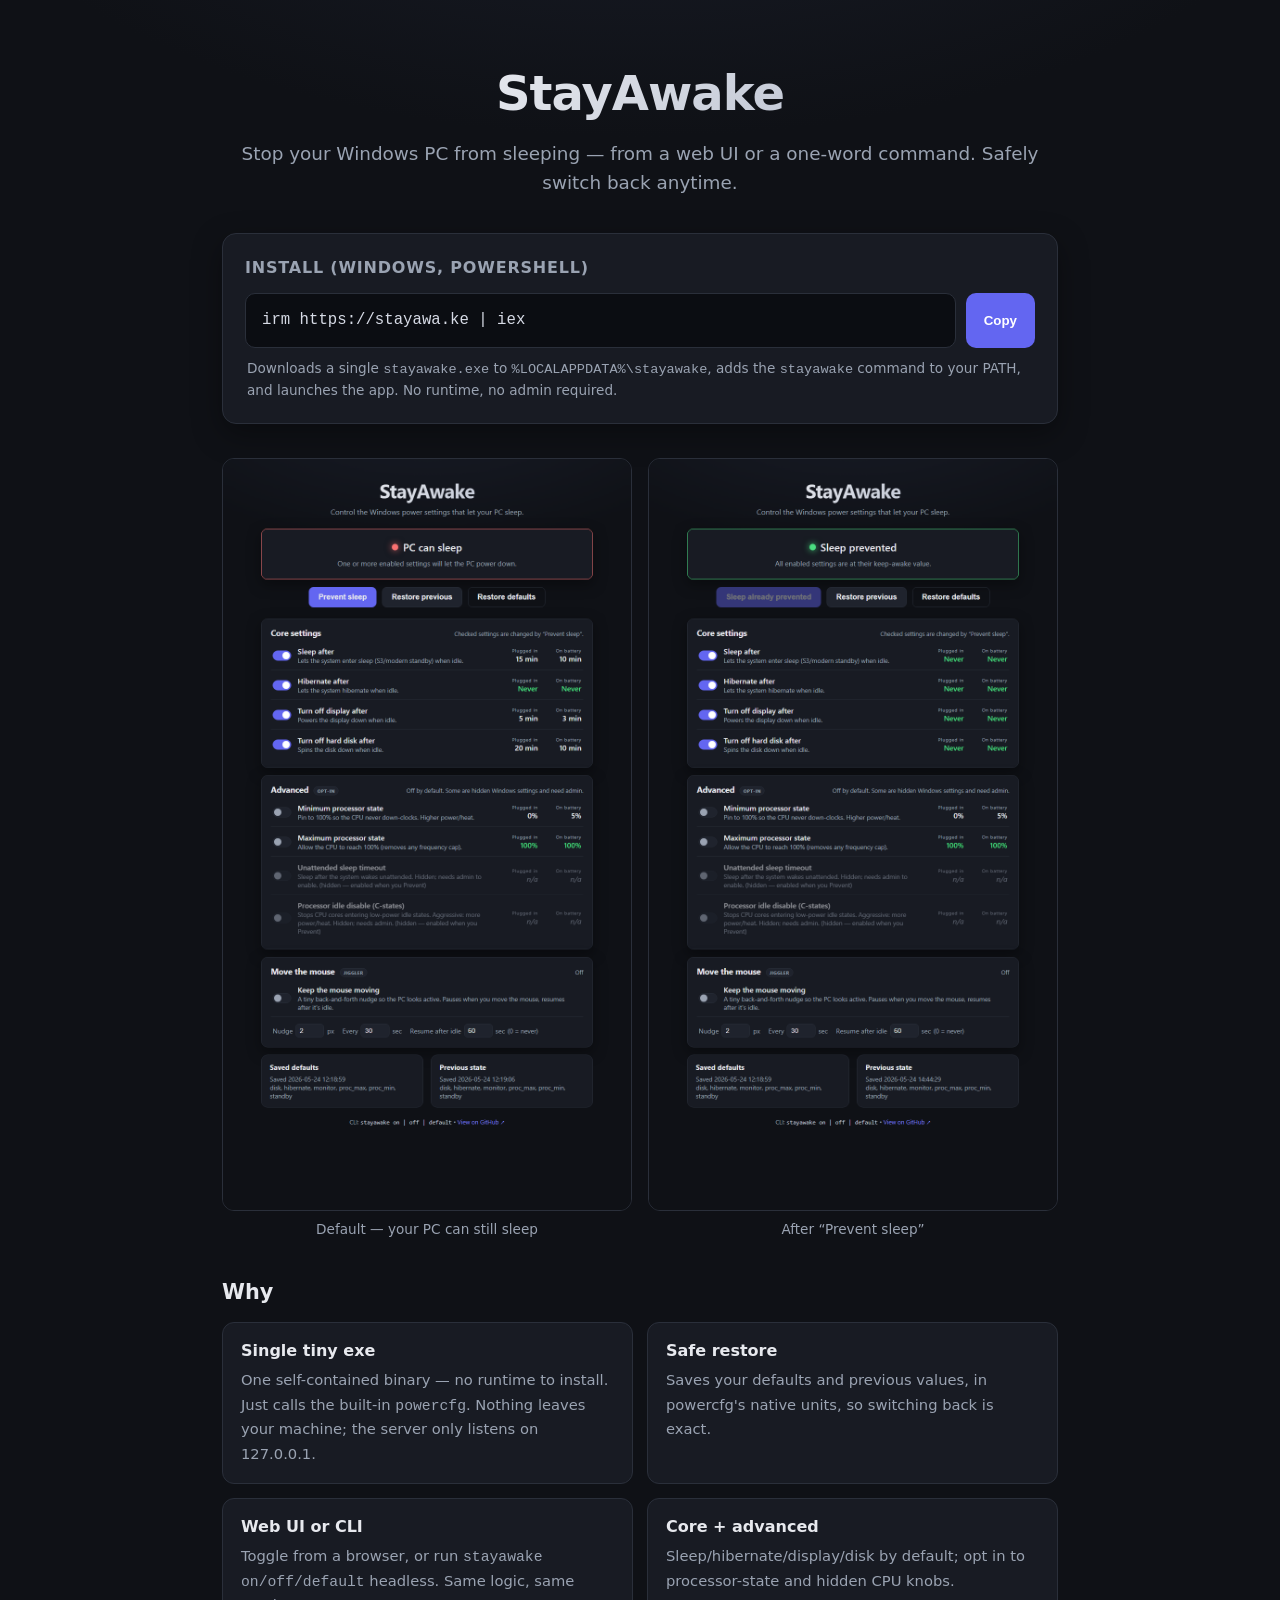
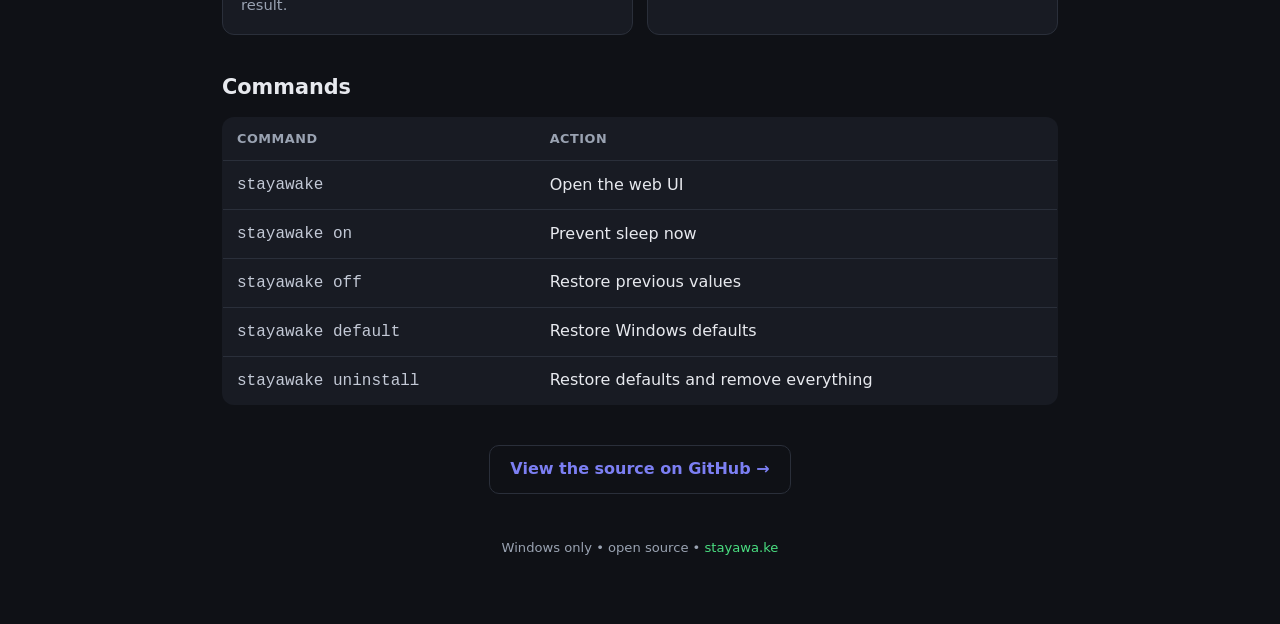
<file: docs/index.html>
<!DOCTYPE html>
<html lang="en">
<head>
  <meta charset="UTF-8" />
  <meta name="viewport" content="width=device-width, initial-scale=1.0" />
  <title>StayAwake — keep your Windows PC awake</title>
  <meta name="description" content="A tiny local web app + CLI to toggle the Windows power settings that let your PC sleep, with safe one-click restore." />
  <link rel="icon" href="data:image/svg+xml,<svg xmlns='http://www.w3.org/2000/svg' viewBox='0 0 100 100'><text y='.9em' font-size='90'>☕</text></svg>" />
  <style>
    :root {
      --bg: #0f1116; --card: #181b23; --card2: #1f232d; --border: #2a2f3a;
      --text: #e7e9ee; --muted: #9aa3b2; --accent: #4ade80; --primary: #6366f1; --primary2: #7c7ff3;
    }
    * { box-sizing: border-box; }
    body {
      margin: 0; background: radial-gradient(1200px 600px at 50% -10%, #1a1e2a 0%, var(--bg) 60%);
      color: var(--text); font-family: "Segoe UI", system-ui, -apple-system, sans-serif; line-height: 1.55;
    }
    .wrap { max-width: 880px; margin: 0 auto; padding: 56px 22px 72px; }
    header { text-align: center; margin-bottom: 36px; }
    h1 {
      font-size: 3rem; margin: 0; letter-spacing: -0.02em;
      background: linear-gradient(135deg, #fff, #aab2c5); -webkit-background-clip: text;
      background-clip: text; -webkit-text-fill-color: transparent;
    }
    .tag { color: var(--muted); font-size: 1.15rem; margin: 10px 0 0; }
    .install { background: var(--card); border: 1px solid var(--border); border-radius: 14px; padding: 22px; margin: 0 auto 14px; box-shadow: 0 10px 30px rgba(0,0,0,.35); }
    .install h2 { margin: 0 0 12px; font-size: 1rem; color: var(--muted); font-weight: 600; text-transform: uppercase; letter-spacing: .05em; }
    .cmd { display: flex; gap: 10px; align-items: stretch; }
    .cmd code {
      flex: 1; background: #0b0d12; border: 1px solid var(--border); border-radius: 10px; padding: 14px 16px;
      font-family: Consolas, "Cascadia Code", monospace; font-size: .98rem; color: #d7dbe6; overflow-x: auto; white-space: nowrap;
    }
    .cmd button {
      background: var(--primary); border: none; color: #fff; font-weight: 600; padding: 0 18px; border-radius: 10px; cursor: pointer; transition: background .2s;
    }
    .cmd button:hover { background: var(--primary2); }
    .sub { color: var(--muted); font-size: .85rem; margin: 10px 2px 0; }
    .shots { display: grid; grid-template-columns: 1fr 1fr; gap: 16px; margin: 34px 0; }
    .shots figure { margin: 0; }
    .shots img { width: 100%; border: 1px solid var(--border); border-radius: 12px; display: block; }
    .shots figcaption { color: var(--muted); font-size: .85rem; text-align: center; margin-top: 8px; }
    h2.section { font-size: 1.3rem; margin: 36px 0 14px; }
    .grid { display: grid; grid-template-columns: 1fr 1fr; gap: 14px; }
    .feat { background: var(--card); border: 1px solid var(--border); border-radius: 12px; padding: 16px 18px; }
    .feat b { display: block; margin-bottom: 4px; }
    .feat span { color: var(--muted); font-size: .92rem; }
    table { width: 100%; border-collapse: collapse; background: var(--card); border: 1px solid var(--border); border-radius: 12px; overflow: hidden; }
    th, td { text-align: left; padding: 11px 14px; border-bottom: 1px solid var(--border); }
    th { color: var(--muted); font-size: .8rem; text-transform: uppercase; letter-spacing: .04em; }
    tr:last-child td { border-bottom: none; }
    td code { color: #c3c9d6; font-family: Consolas, monospace; }
    .cta { text-align: center; margin-top: 40px; }
    .cta a { color: var(--primary2); text-decoration: none; font-weight: 600; border: 1px solid var(--border); padding: 11px 20px; border-radius: 10px; display: inline-block; }
    .cta a:hover { border-color: var(--primary2); }
    footer { text-align: center; color: var(--muted); font-size: .82rem; margin-top: 44px; }
    .note { color: var(--accent); }
    @media (max-width: 620px) { .shots, .grid { grid-template-columns: 1fr; } h1 { font-size: 2.3rem; } .cmd code { font-size: .8rem; } }
  </style>
</head>
<body>
  <div class="wrap">
    <header>
      <h1>StayAwake</h1>
      <p class="tag">Stop your Windows PC from sleeping — from a web UI or a one-word command. Safely switch back anytime.</p>
    </header>

    <section class="install">
      <h2>Install (Windows, PowerShell)</h2>
      <div class="cmd">
        <code id="cmd">irm https://stayawa.ke | iex</code>
        <button onclick="copyCmd()">Copy</button>
      </div>
      <p class="sub">Downloads a single <code>stayawake.exe</code> to <code>%LOCALAPPDATA%\stayawake</code>, adds the <code>stayawake</code> command to your PATH, and launches the app. No runtime, no admin required.</p>
    </section>

    <section class="shots">
      <figure>
        <img src="ui-can-sleep.png" alt="StayAwake — default state, the PC can still sleep" />
        <figcaption>Default — your PC can still sleep</figcaption>
      </figure>
      <figure>
        <img src="ui-prevented.png" alt="StayAwake — sleep prevented, all timeouts set to Never" />
        <figcaption>After “Prevent sleep”</figcaption>
      </figure>
    </section>

    <h2 class="section">Why</h2>
    <div class="grid">
      <div class="feat"><b>Single tiny exe</b><span>One self-contained binary — no runtime to install. Just calls the built-in <code>powercfg</code>. Nothing leaves your machine; the server only listens on 127.0.0.1.</span></div>
      <div class="feat"><b>Safe restore</b><span>Saves your defaults and previous values, in powercfg's native units, so switching back is exact.</span></div>
      <div class="feat"><b>Web UI or CLI</b><span>Toggle from a browser, or run <code>stayawake on/off/default</code> headless. Same logic, same result.</span></div>
      <div class="feat"><b>Core + advanced</b><span>Sleep/hibernate/display/disk by default; opt in to processor-state and hidden CPU knobs.</span></div>
    </div>

    <h2 class="section">Commands</h2>
    <table>
      <tr><th>Command</th><th>Action</th></tr>
      <tr><td><code>stayawake</code></td><td>Open the web UI</td></tr>
      <tr><td><code>stayawake on</code></td><td>Prevent sleep now</td></tr>
      <tr><td><code>stayawake off</code></td><td>Restore previous values</td></tr>
      <tr><td><code>stayawake default</code></td><td>Restore Windows defaults</td></tr>
      <tr><td><code>stayawake uninstall</code></td><td>Restore defaults and remove everything</td></tr>
    </table>

    <div class="cta">
      <a href="https://github.com/vdiehl/stayawake">View the source on GitHub →</a>
    </div>

    <footer>Windows only • open source • <span class="note">stayawa.ke</span></footer>
  </div>

  <script>
    function copyCmd() {
      navigator.clipboard.writeText(document.getElementById('cmd').textContent).then(() => {
        const b = document.querySelector('.cmd button');
        const t = b.textContent; b.textContent = 'Copied!';
        setTimeout(() => (b.textContent = t), 1500);
      });
    }
  </script>
</body>
</html>
</file>
